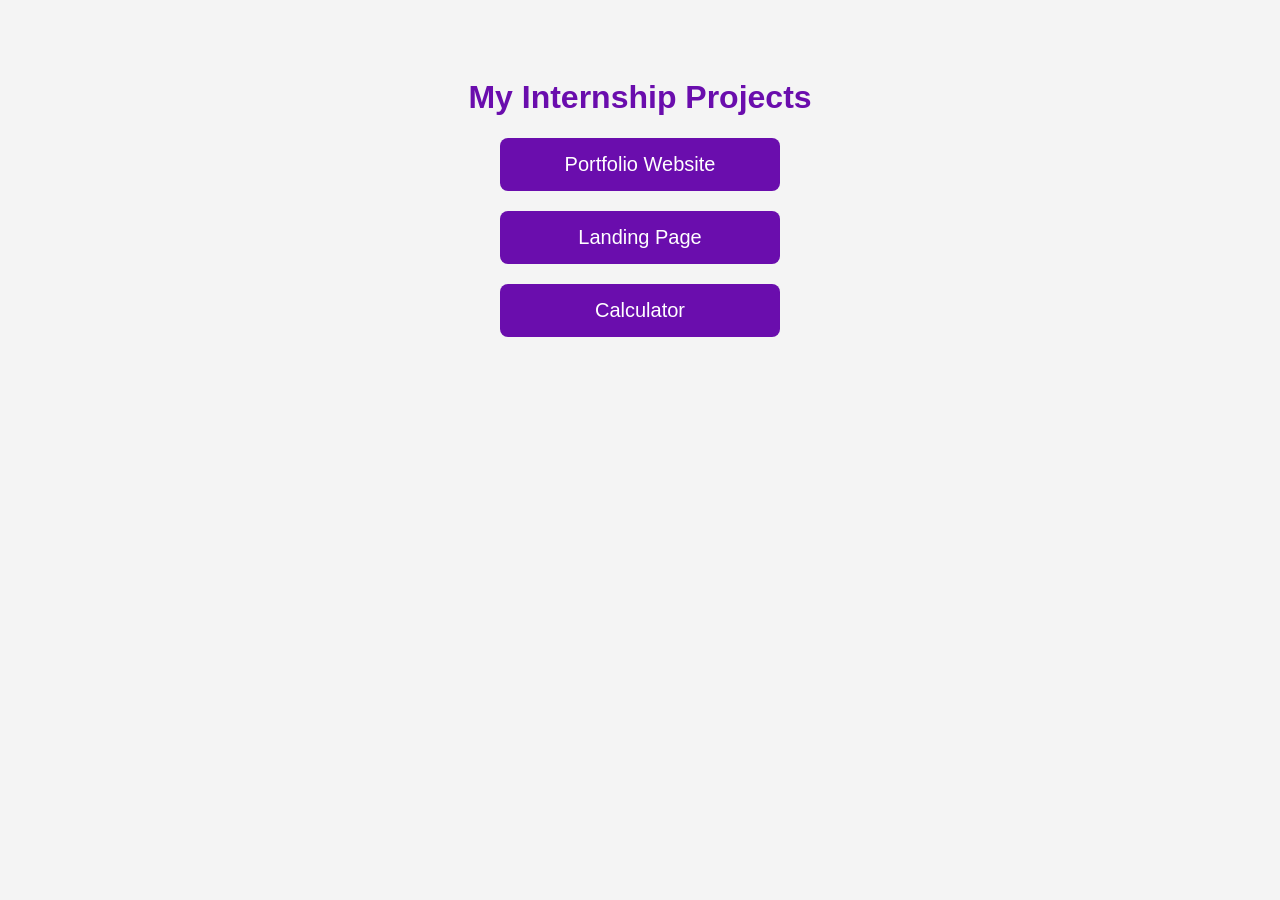
<file: index.html>
<!DOCTYPE html>
<html lang="en">
<head>
<meta charset="UTF-8">
<meta name="viewport" content="width=device-width, initial-scale=1.0">
<title>My Internship Projects</title>
<style>
body{
font-family:Arial,sans-serif;
background:#f4f4f4;
text-align:center;
padding:50px;
}
h1{color:#6a0dad;}
a{
display:block;
width:250px;
margin:20px auto;
padding:15px;
background:#6a0dad;
color:white;
text-decoration:none;
border-radius:8px;
font-size:20px;
}
a:hover{
background:#4b0082;
}
</style>
</head>
<body>

<h1>My Internship Projects</h1>

<a href="Portfolio/index.html">Portfolio Website</a>

<a href="LandingPage/index.html">Landing Page</a>

<a href="Calculator/index.html">Calculator</a>

</body>
</html>
</file>
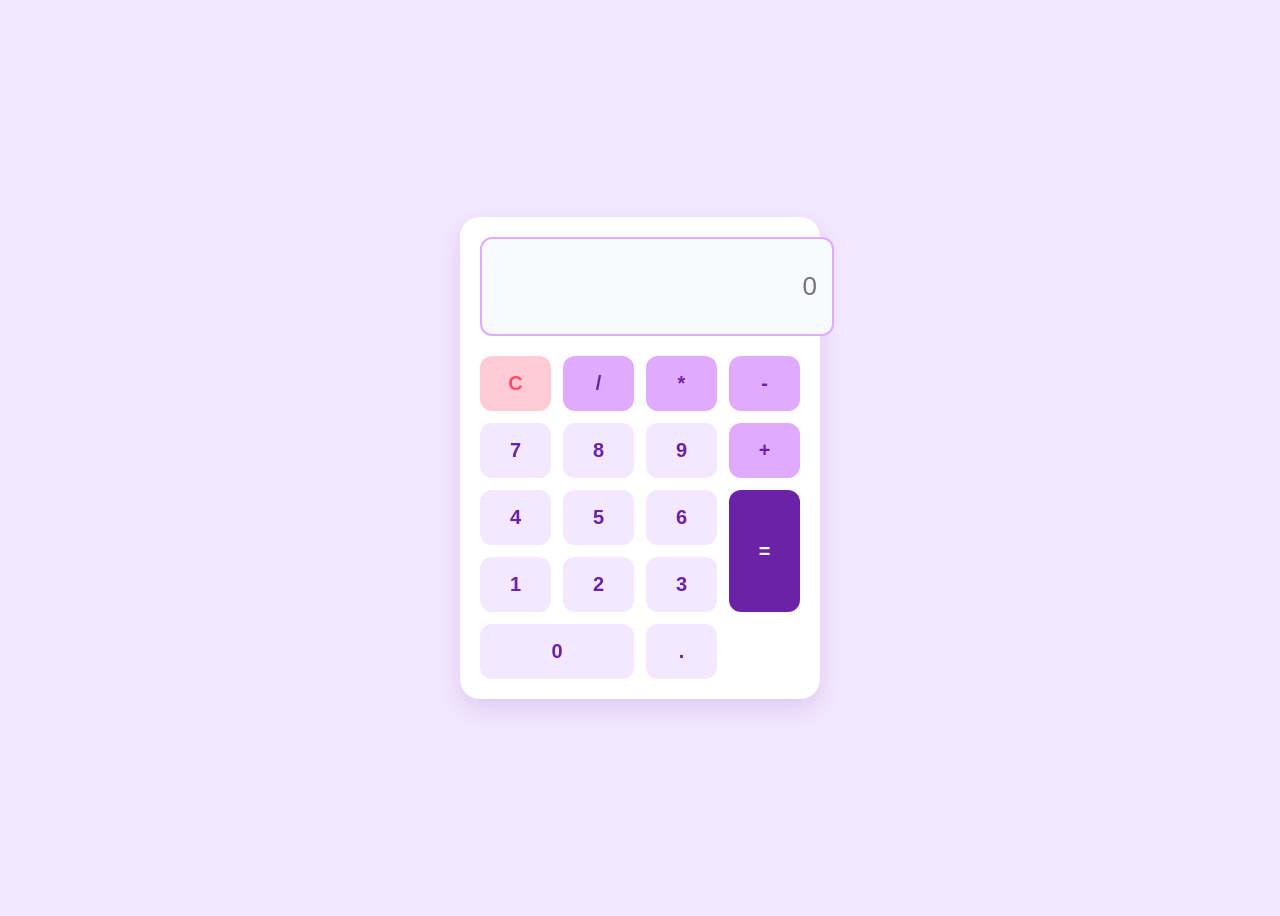
<file: Calculator/index.html>
<!DOCTYPE html>  <html lang="en">  
<head>  
    <meta charset="UTF-8">  
    <meta name="viewport" content="width=device-width, initial-scale=1.0">  
    <title>Vaitheeswari M - Calculator</title>  
    <link rel="stylesheet" href="style.css">  
</head>  
<body>  
    <div class="calculator">  
        <input type="text" id="display" readonly placeholder="0">  
        <div class="buttons">  
            <button class="btn clear" id="clear">C</button>  
            <button class="btn operator" data-value="/">/</button>  
            <button class="btn operator" data-value="*">*</button>  
            <button class="btn operator" data-value="-">-</button>  <button class="btn" data-value="7">7</button>  
        <button class="btn" data-value="8">8</button>  
        <button class="btn" data-value="9">9</button>  
        <button class="btn operator" data-value="+">+</button>  
          
        <button class="btn" data-value="4">4</button>  
        <button class="btn" data-value="5">5</button>  
        <button class="btn" data-value="6">6</button>  
        <button class="btn equal" id="equal">=</button>  
          
        <button class="btn" data-value="1">1</button>  
        <button class="btn" data-value="2">2</button>  
        <button class="btn" data-value="3">3</button>  
        <button class="btn" data-value="0" style="grid-column: span 2;">0</button>  
        <button class="btn" data-value=".">.</button>  
    </div>  
</div>  
<script src="script.js"></script>

</body>  
</html>
</file>
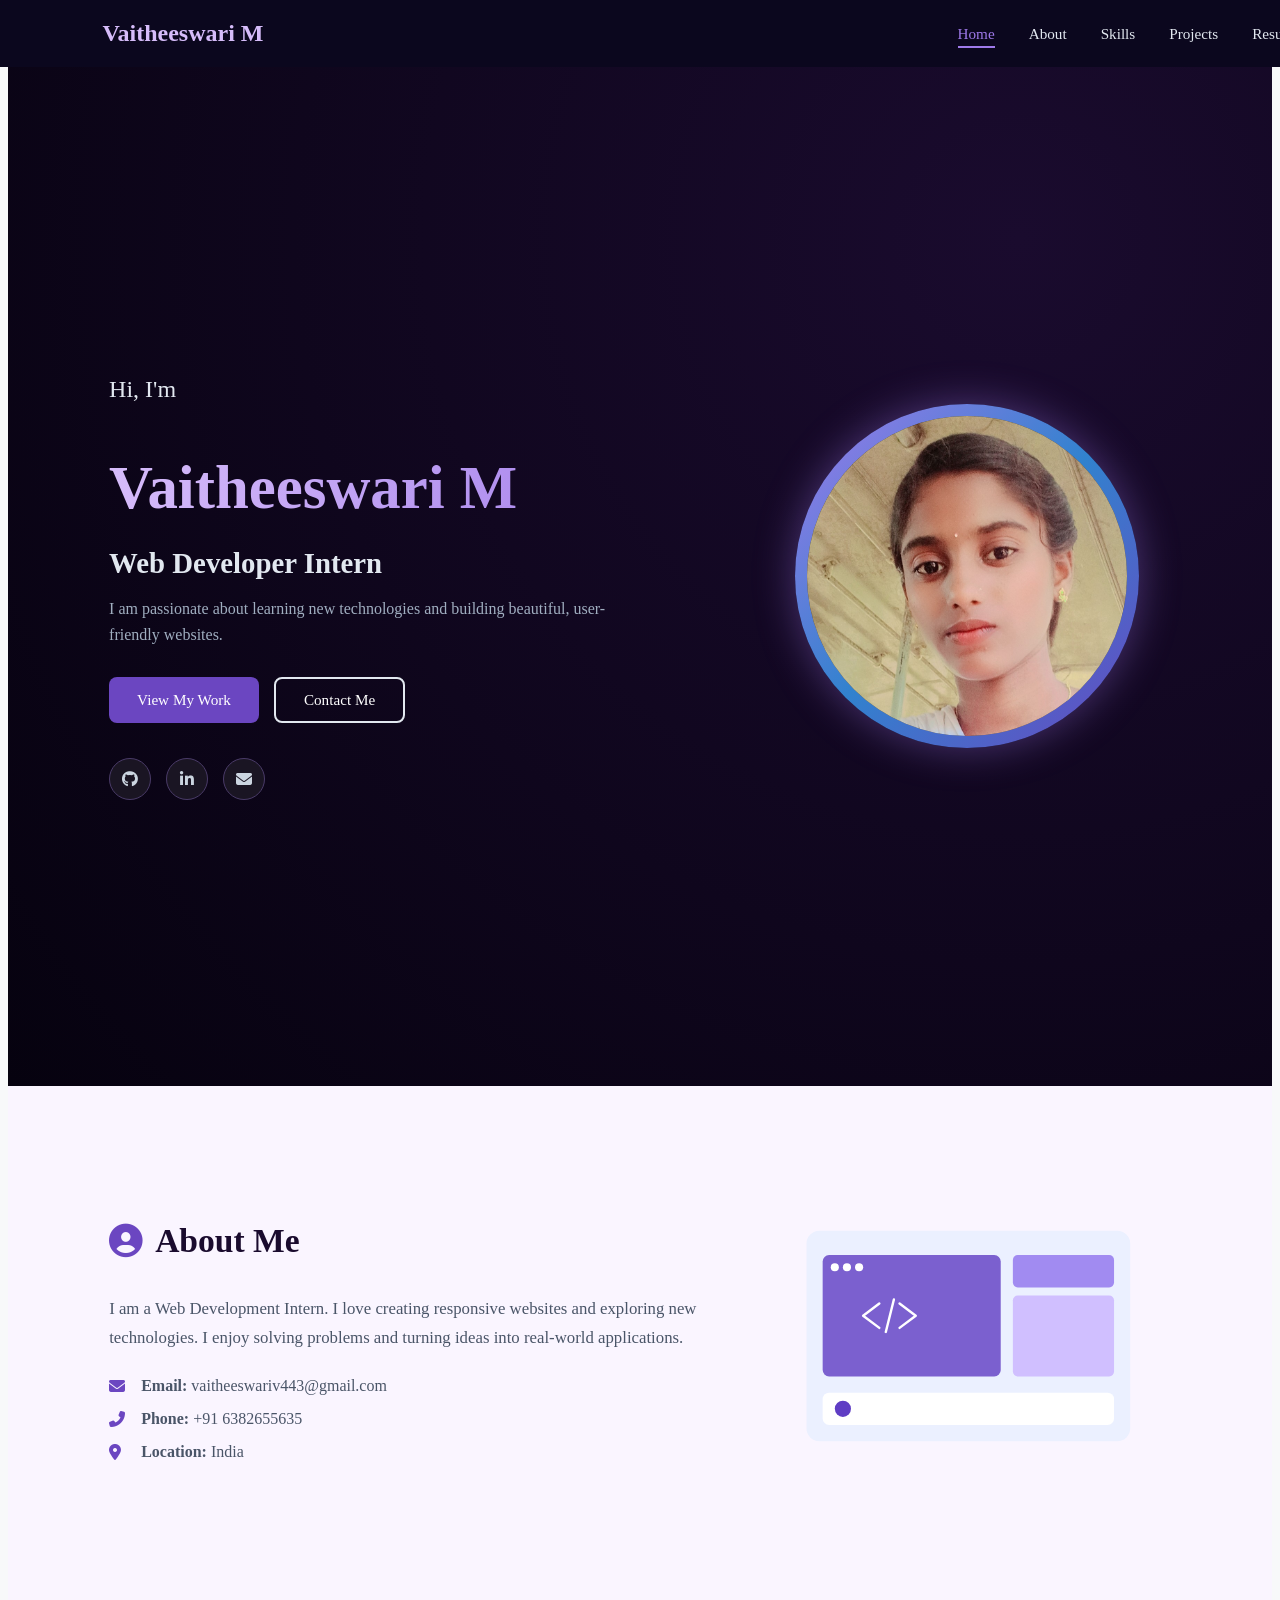
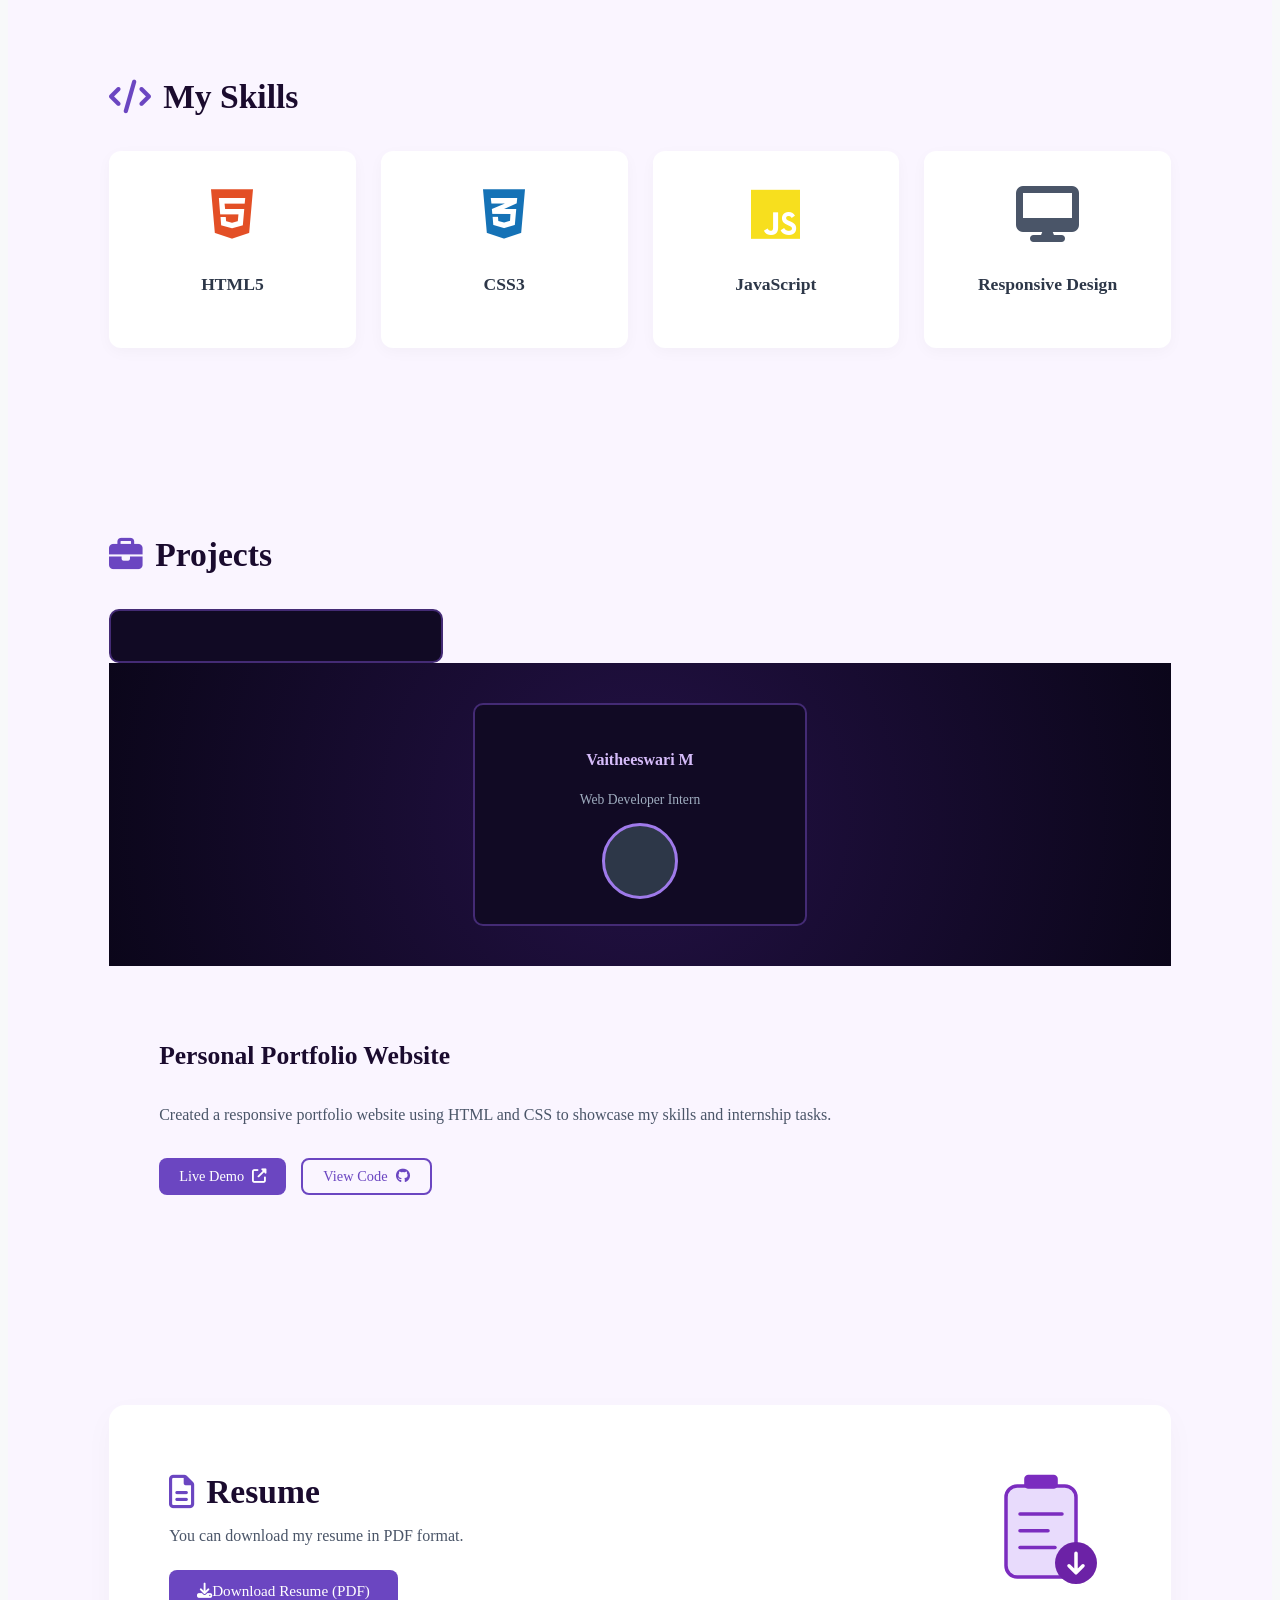
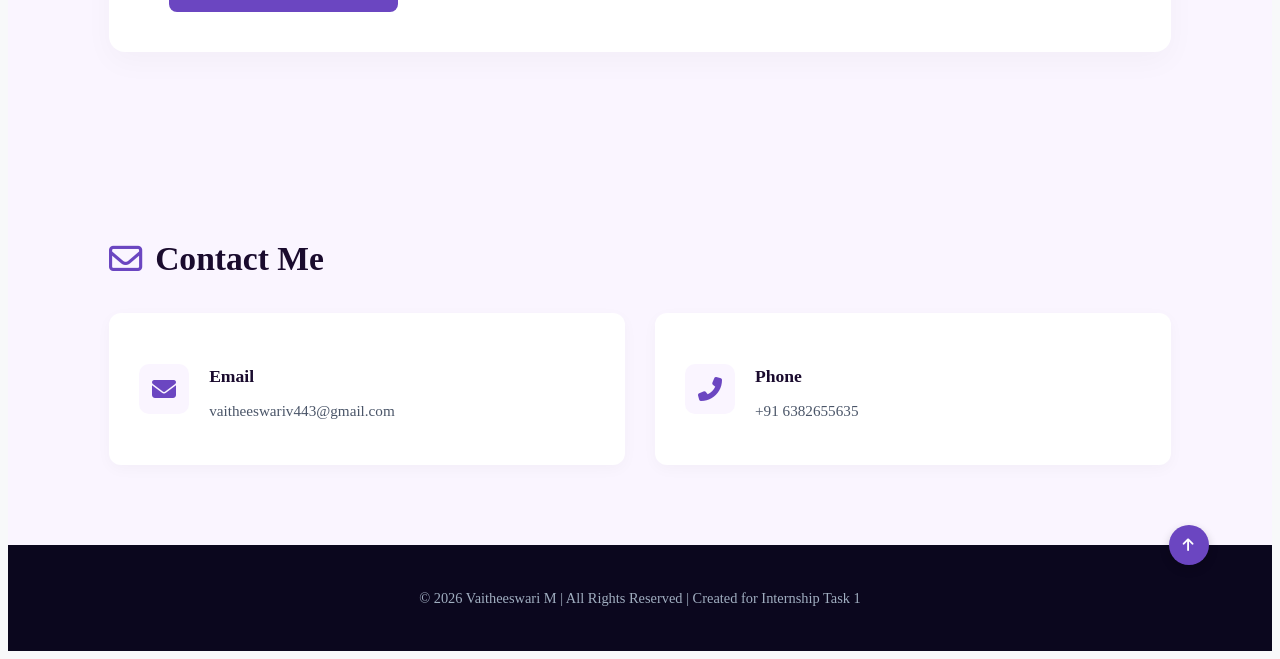
<file: Portfolio/index.html>
DOCTYPE html>

<html lang="en">  
<head>  
    <meta charset="UTF-8">  
    <meta name="viewport" content="width=device-width, initial-scale=1.0">  
    <title>Vaitheeswari M - Portfolio</title>  
    <link href="https://fonts.googleapis.com/css2?family=Poppins:wght@300;400;500;600;700&display=swap" rel="stylesheet">  
    <link rel="stylesheet" href="https://cdnjs.cloudflare.com/ajax/libs/font-awesome/6.4.0/css/all.min.css">  
    <link rel="stylesheet" href="style.css">  
</head>  
<body>  <header>  
    <div class="logo">Vaitheeswari M</div>  
    <nav>  
        <a href="#home" class="active">Home</a>  
        <a href="#about">About</a>  
        <a href="#skills">Skills</a>  
        <a href="#projects">Projects</a>  
        <a href="#resume">Resume</a>  
        <a href="#contact">Contact</a>  
    </nav>  
</header>  

<section id="home" class="hero">  
    <div class="hero-content">  
        <div class="hero-text">  
            <h3>Hi, I'm</h3>  
            <h1>Vaitheeswari M</h1>  
            <h2>Web Developer Intern</h2>  
            <p>I am passionate about learning new technologies and building beautiful, user-friendly websites.</p>  
            <div class="hero-buttons">  
                <a href="#projects" class="btn btn-purple">View My Work</a>  
                <a href="#contact" class="btn btn-outline">Contact Me</a>  
            </div>  
            <div class="social-icons">  
                <a href="https://github.com" target="_blank"><i class="fab fa-github"></i></a>  
                <a href="https://linkedin.com" target="_blank"><i class="fab fa-linkedin-in"></i></a>  
                <a href="mailto:vaitheeswariv443@gmail.com"><i class="fas fa-envelope"></i></a>  
            </div>  
        </div>  
        <div class="hero-image">  
            <div class="glow-ring">  
                <div class="img-circle">  
                    <img src="my-photo.jpg" alt="Vaitheeswari M">  
                </div>  
            </div>  
        </div>  
    </div>  
</section>  

<section id="about" class="light-section">  
    <div class="section-container">  
        <div class="about-content">  
            <div class="about-text">  
                <h2 class="section-title"><i class="fas fa-user-circle"></i> About Me</h2>  
                <p>I am a Web Development Intern. I love creating responsive websites and exploring new technologies. I enjoy solving problems and turning ideas into real-world applications.</p>  
                  
                <div class="info-list">  
                    <div class="info-item">  
                        <i class="fas fa-envelope"></i>  
                        <span><strong>Email:</strong> vaitheeswariv443@gmail.com</span>  
                    </div>  
                    <div class="info-item">  
                        <i class="fas fa-phone-alt"></i>  
                        <span><strong>Phone:</strong> +91 6382655635</span>  
                    </div>  
                    <div class="info-item">  
                        <i class="fas fa-map-marker-alt"></i>  
                        <span><strong>Location:</strong> India</span>  
                    </div>  
                </div>  
            </div>  
            <div class="about-illustration">  
                <svg viewBox="0 0 500 400" fill="none" xmlns="http://www.w3.org/2000/svg">  
                    <rect x="50" y="80" width="400" height="260" rx="16" fill="#EBF0FF"/>  
                    <rect x="70" y="110" width="220" height="150" rx="8" fill="#5F3DC4" opacity="0.8"/>  
                    <rect x="305" y="110" width="125" height="40" rx="6" fill="#7048E8" opacity="0.6"/>  
                    <rect x="305" y="160" width="125" height="100" rx="6" fill="#D0BFFF"/>  
                    <circle cx="85" cy="125" r="5" fill="#fff"/>  
                    <circle cx="100" cy="125" r="5" fill="#fff"/>  
                    <circle cx="115" cy="125" r="5" fill="#fff"/>  
                    <path d="M140 170L120 185L140 200" stroke="#fff" stroke-width="3" stroke-linecap="round" stroke-linejoin="round"/>  
                    <path d="M165 170L185 185L165 200" stroke="#fff" stroke-width="3" stroke-linecap="round" stroke-linejoin="round"/>  
                    <path d="M158 165L148 205" stroke="#fff" stroke-width="3" stroke-linecap="round"/>  
                    <rect x="70" y="280" width="360" height="40" rx="8" fill="#fff"/>  
                    <circle cx="95" cy="300" r="10" fill="#5F3DC4"/>  
                </svg>  
            </div>  
        </div>  
    </div>  
</section>  

<section id="skills" class="light-section">  
    <div class="section-container">  
        <h2 class="section-title"><i class="fas fa-code"></i> My Skills</h2>  
        <div class="skills-grid">  
            <div class="skill-card">  
                <i class="fab fa-html5" style="color: #E34F26;"></i>  
                <h3>HTML5</h3>  
            </div>  
            <div class="skill-card">  
                <i class="fab fa-css3-alt" style="color: #1572B6;"></i>  
                <h3>CSS3</h3>  
            </div>  
            <div class="skill-card">  
                <i class="fab fa-js" style="color: #F7DF1E;"></i>  
                <h3>JavaScript</h3>  
            </div>  
            <div class="skill-card">  
                <i class="fas fa-desktop" style="color: #4A5568;"></i>  
                <h3>Responsive Design</h3>  
            </div>  
        </div>  
    </div>  
</section>  

<section id="projects" class="light-section">  
    <div class="section-container">  
        <h2 class="section-title"><i class="fas fa-briefcase"></i> Projects</h2>  
        <div class="preview-box"></div>
            <div class="project-img">  
                <div class="preview-box">  
                    <h4>Vaitheeswari M</h4>  
                    <h5>Web Developer Intern</h5>  
                    <div class="preview-circle"></div>  
                </div>  
            </div>  
            <div class="project-info">  
                <h3>Personal Portfolio Website</h3>  
                <p>Created a responsive portfolio website using HTML and CSS to showcase my skills and internship tasks.</p>  
                <div class="project-buttons">  
                    <a href="#" class="btn btn-purple btn-sm">Live Demo <i class="fas fa-external-link-alt"></i></a>  
                    <a href="#" class="btn btn-outline-dark btn-sm">View Code <i class="fab fa-github"></i></a>  
                </div>  
            </div>  
        </div>  
    </div>  
</section>  

<section id="resume" class="light-section">  
    <div class="section-container">  
        <div class="resume-box">  
            <div class="resume-text">  
                <h2 class="section-title-left"><i class="far fa-file-alt"></i> Resume</h2>  
                <p>You can download my resume in PDF format.</p>  
                 <a href="resume.pdf" download class="btn btn-purple">
    <i class="fas fa-download"></i> Download Resume (PDF)
</a>
            </div>  
            <div class="resume-illustration">  
                <svg width="140" height="140" viewBox="0 0 100 100" fill="none" xmlns="http://www.w3.org/2000/svg">  
                    <rect x="25" y="20" width="50" height="65" rx="8" fill="#E8DBFC" stroke="#7B2CBF" stroke-width="2.5"/>  
                    <rect x="38" y="12" width="24" height="10" rx="3" fill="#7B2CBF"/>  
                    <line x1="35" y1="40" x2="65" y2="40" stroke="#7B2CBF" stroke-width="2.5" stroke-linecap="round"/>  
                    <line x1="35" y1="52" x2="55" y2="52" stroke="#7B2CBF" stroke-width="2.5" stroke-linecap="round"/>  
                    <line x1="35" y1="64" x2="60" y2="64" stroke="#7B2CBF" stroke-width="2.5" stroke-linecap="round"/>  
                    <circle cx="75" cy="75" r="15" fill="#6C22A6"/>  
                    <path d="M75 68V82M75 82L70 77M75 82L80 77" stroke="white" stroke-width="2.5" stroke-linecap="round" stroke-linejoin="round"/>  
                </svg>  
            </div>  
        </div>  
    </div>  
</section>  

<section id="contact" class="light-section">  
    <div class="section-container">  
        <h2 class="section-title"><i class="far fa-envelope"></i> Contact Me</h2>  
        <div class="contact-grid">  
            <div class="contact-card">  
                <div class="contact-icon-box">  
                    <i class="fas fa-envelope"></i>  
                </div>  
                <div>  
                    <h4>Email</h4>  
                    <p>vaitheeswariv443@gmail.com</p>  
                </div>  
            </div>  
            <div class="contact-card">  
                <div class="contact-icon-box">  
                    <i class="fas fa-phone-alt"></i>  
                </div>  
                <div>  
                    <h4>Phone</h4>  
                    <p>+91 6382655635</p>  
                </div>  
            </div>  
        </div>  
    </div>  
</section>  

<footer>  
    <p>&copy; 2026 Vaitheeswari M | All Rights Reserved | Created for Internship Task 1</p>  
    <a href="#home" class="scroll-top"><i class="fas fa-arrow-up"></i></a>  
</footer>

</body>  
</html>
</file>
<file: Calculator/style.css>
{
margin: 0;
padding: 0;
box-sizing: border-box;
font-family: 'Poppins', sans-serif;
}
body {
display: flex;
justify-content: center;
align-items: center;
min-height: 100vh;
background-color: #f3e8ff;
}
.calculator {
background-color: #ffffff;
padding: 20px;
border-radius: 20px;
box-shadow: 0px 10px 25px rgba(108, 34, 166, 0.15);
width: 320px;
}
#display {
width: 100%;
height: 65px;
background-color: #f7f9fc;
border: 2px solid #e0aaff;
border-radius: 12px;
font-size: 26px;
text-align: right;
padding: 15px;
color: #6c22a6;
margin-bottom: 20px;
}
.buttons {
display: grid;
grid-template-columns: repeat(4, 1fr);
gap: 12px;
}
.btn {
height: 55px;
border: none;
border-radius: 12px;
font-size: 20px;
font-weight: 600;
cursor: pointer;
background-color: #f3e8ff;
color: #6c22a6;
transition: 0.2s;
}
.btn:active { transform: scale(0.95); }
.btn.operator { background-color: #e0aaff; color: #6c22a6; }
.btn.clear { background-color: #ffccd5; color: #ff4d6d; }
.btn.equal { background-color: #6c22a6; color: #ffffff; grid-row: span 2; height: 122px; }
</file>
<file: Portfolio/style.css>
{
margin: 0;
padding: 0;
box-sizing: border-box;
font-family: 'Poppins', sans-serif;
scroll-behavior: smooth;
}


body {
background-color: #F8F9FA;
color: #2D3748;
overflow-x: hidden;
}

header {
position: fixed;
top: 0;
left: 0;
width: 100%;
background-color: #0B071E;
padding: 20px 8%;
display: flex;
justify-content: space-between;
align-items: center;
z-index: 1000;
}

.logo {
font-size: 1.5rem;
font-weight: 700;
color: #D6BCFA;
}

nav a {
text-decoration: none;
color: #E2E8F0;
font-weight: 500;
margin-left: 30px;
transition: 0.3s;
font-size: 0.95rem;
}

nav a:hover, nav a.active {
color: #9F7AEA;
border-bottom: 2px solid #9F7AEA;
padding-bottom: 4px;
}

.hero {
min-height: 100vh;
background: radial-gradient(circle at 80% 20%, #1A0B2E 0%, #06020F 100%);
display: flex;
align-items: center;
justify-content: center;
padding: 100px 8% 60px 8%;
}

.hero-content {
display: flex;
align-items: center;
justify-content: space-between;
width: 100%;
max-width: 1200px;
gap: 40px;
}

.hero-text {
flex: 1.2;
}

.hero-text h3 {
color: #E2E8F0;
font-size: 1.5rem;
font-weight: 400;
margin-bottom: 5px;
}

.hero-text h1 {
font-size: 3.8rem;
font-weight: 700;
background: linear-gradient(to right, #D6BCFA, #9F7AEA);
-webkit-background-clip: text;
-webkit-text-fill-color: transparent;
margin-bottom: 10px;
}

.hero-text h2 {
color: #E2E8F0;
font-size: 1.8rem;
font-weight: 600;
margin-bottom: 15px;
}

.hero-text p {
color: #A0AEC0;
font-size: 1rem;
max-width: 500px;
line-height: 1.6;
margin-bottom: 30px;
}

.hero-buttons {
display: flex;
gap: 15px;
margin-bottom: 35px;
}

.btn {
display: inline-flex;
align-items: center;
justify-content: center;
padding: 12px 28px;
border-radius: 8px;
text-decoration: none;
font-weight: 500;
transition: 0.3s;
font-size: 0.95rem;
}

.btn-purple {
background-color: #6B46C1;
color: white;
}

.btn-purple:hover {
background-color: #553C9A;
}

.btn-outline {
border: 2px solid #E2E8F0;
color: white;
}

.btn-outline:hover {
background-color: white;
color: #06020F;
}

.btn-outline-dark {
border: 2px solid #6B46C1;
color: #6B46C1;
background: transparent;
}

.btn-outline-dark:hover {
background-color: #6B46C1;
color: white;
}

.btn-sm {
padding: 8px 20px;
font-size: 0.9rem;
gap: 8px;
}

.social-icons {
display: flex;
gap: 15px;
}

.social-icons a {
width: 40px;
height: 40px;
background-color: #1A1523;
border: 1px solid #4A3B68;
color: #CBD5E0;
display: flex;
align-items: center;
justify-content: center;
border-radius: 50%;
text-decoration: none;
transition: 0.3s;
}

.social-icons a:hover {
background-color: #6B46C1;
color: white;
transform: translateY(-3px);
}

.hero-image {
flex: 0.8;
display: flex;
justify-content: center;
position: relative;
}

.glow-ring {
position: relative;
padding: 12px;
border-radius: 50%;
background: linear-gradient(135deg, #9F7AEA 0%, #3182CE 50%, #6B46C1 100%);
box-shadow: 0 0 40px rgba(159, 122, 234, 0.4);
}

.img-circle {
width: 320px;
height: 320px;
border-radius: 50%;
overflow: hidden;
background-color: #2D3748;
}

.img-circle img {
width: 100%;
height: 100%;
object-fit: cover;
object-position: top; /
}

.light-section {
padding: 80px 0;
background-color: #FAF5FF;
}

.section-container {
width: 84%;
max-width: 1100px;
margin: 0 auto;
}

.section-title {
font-size: 2.1rem;
font-weight: 700;
color: #1A0B2E;
margin-bottom: 35px;
display: flex;
align-items: center;
gap: 12px;
}

.section-title i {
color: #6B46C1;
}

.section-title-left {
font-size: 2.1rem;
font-weight: 700;
color: #1A0B2E;
margin-bottom: 15px;
display: flex;
align-items: center;
gap: 12px;
}
.section-title-left i { color: #6B46C1; }

.about-content {
display: flex;
align-items: center;
gap: 50px;
}

.about-text { flex: 1.2; }

.about-text p {
font-size: 1.05rem;
line-height: 1.7;
color: #4A5568;
margin-bottom: 25px;
}

.info-list {
display: flex;
flex-direction: column;
gap: 15px;
}

.info-item {
display: flex;
align-items: center;
gap: 12px;
font-size: 1rem;
color: #4A5568;
}

.info-item i {
color: #6B46C1;
width: 20px;
}

.about-illustration {
flex: 0.8;
}

.skills-grid {
display: grid;
grid-template-columns: repeat(auto-fit, minmax(220px, 1fr));
gap: 25px;
}

.skill-card {
background: white;
padding: 35px 20px;
border-radius: 12px;
text-align: center;
box-shadow: 0 4px 15px rgba(0,0,0,0.03);
transition: 0.3s;
}

.skill-card:hover {
transform: translateY(-5px);
box-shadow: 0 10px 25px rgba(107, 70, 193, 0.1);
}

.skill-card i {
font-size: 3.5rem;
margin-bottom: 15px;
}

.skill-card h3 {
font-size: 1.1rem;
color: #2D3748;
}

.project-card {
background: white;
border-radius: 16px;
overflow: hidden;
box-shadow: 0 10px 30px rgba(0,0,0,0.04);
display: flex;
margin-top: 20px;
}

.project-img {
flex: 1;
background: radial-gradient(circle, #231145, #0B061A);
display: flex;
align-items: center;
justify-content: center;
padding: 40px;
}

.preview-box {
background: #110A24;
border: 2px solid #442B75;
padding: 25px;
border-radius: 10px;
width: 100%;
max-width: 280px;
text-align: center;
color: white;
}

.preview-box h4 { color: #D6BCFA; margin-bottom: 5px; }
.preview-box h5 { color: #A0AEC0; font-weight: 400; font-size: 0.85rem; margin-bottom: 15px; }
.preview-circle { width: 70px; height: 70px; border-radius: 50%; border: 3px solid #9F7AEA; margin: 0 auto; background: #2D3748; }

.project-info {
flex: 1.3;
padding: 50px;
display: flex;
flex-direction: column;
justify-content: center;
}

.project-info h3 { font-size: 1.6rem; color: #1A0B2E; margin-bottom: 15px; }
.project-info p { color: #4A5568; line-height: 1.6; margin-bottom: 30px; }
.project-buttons { display: flex; gap: 15px; }

.resume-box {
background: white;
padding: 40px 60px;
border-radius: 16px;
display: flex;
justify-content: space-between;
align-items: center;
box-shadow: 0 10px 30px rgba(0,0,0,0.03);
}

.resume-text p { color: #4A5568; margin-bottom: 25px; }

.contact-grid {
display: flex;
gap: 30px;
}

.contact-card {
flex: 1;
background: white;
padding: 30px;
border-radius: 12px;
display: flex;
align-items: center;
gap: 20px;
box-shadow: 0 4px 15px rgba(0,0,0,0.03);
}

.contact-icon-box {
width: 50px;
height: 50px;
background-color: #FAF5FF;
border-radius: 10px;
display: flex;
align-items: center;
justify-content: center;
}

.contact-icon-box i { font-size: 1.5rem; color: #6B46C1; }
.contact-card h4 { font-size: 1.1rem; color: #1A0B2E; margin-bottom: 4px; }
.contact-card p { color: #4A5568; font-size: 0.95rem; }

footer {
background-color: #0B071E;
color: #A0AEC0;
text-align: center;
padding: 30px;
position: relative;
font-size: 0.9rem;
}

.scroll-top {
position: absolute;
right: 5%;
top: -20px;
width: 40px;
height: 40px;
background-color: #6B46C1;
color: white;
display: flex;
align-items: center;
justify-content: center;
border-radius: 50%;
text-decoration: none;
box-shadow: 0 4px 10px rgba(0,0,0,0.2);
}

/* மொபைல் போனுக்கான கச்சிதமான திருத்தம் (Mobile-friendly Layout Fix) */
@media (max-width: 768px) {
header {
padding: 15px 5%;
}
nav {
display: none;
}
section {
padding: 50px 4% !important;
}
.hero-content {
flex-direction: column-reverse;
text-align: center;
gap: 30px;
}
.hero-text h1 {
font-size: 2.2rem;
}
.hero-buttons {
justify-content: center;
flex-wrap: wrap;
}
.social-icons {
justify-content: center;
}
.img-circle {
width: 240px;
height: 240px;
}
.about-content, .project-card, .resume-box {
flex-direction: column !important;
text-align: center;
padding: 20px;
width: 100% !important;
}
.about-text, .project-info, .resume-text {
width: 100% !important;
}
.about-illustration {
display: none;
}
.contact-grid {
flex-direction: column;
width: 100%;
}
.contact-card {
width: 100%;
}
.section-container {
width: 100% !important;
}
.section-title, .section-title-left {
justify-content: center;
font-size: 1.6rem;
}
}
</file>
